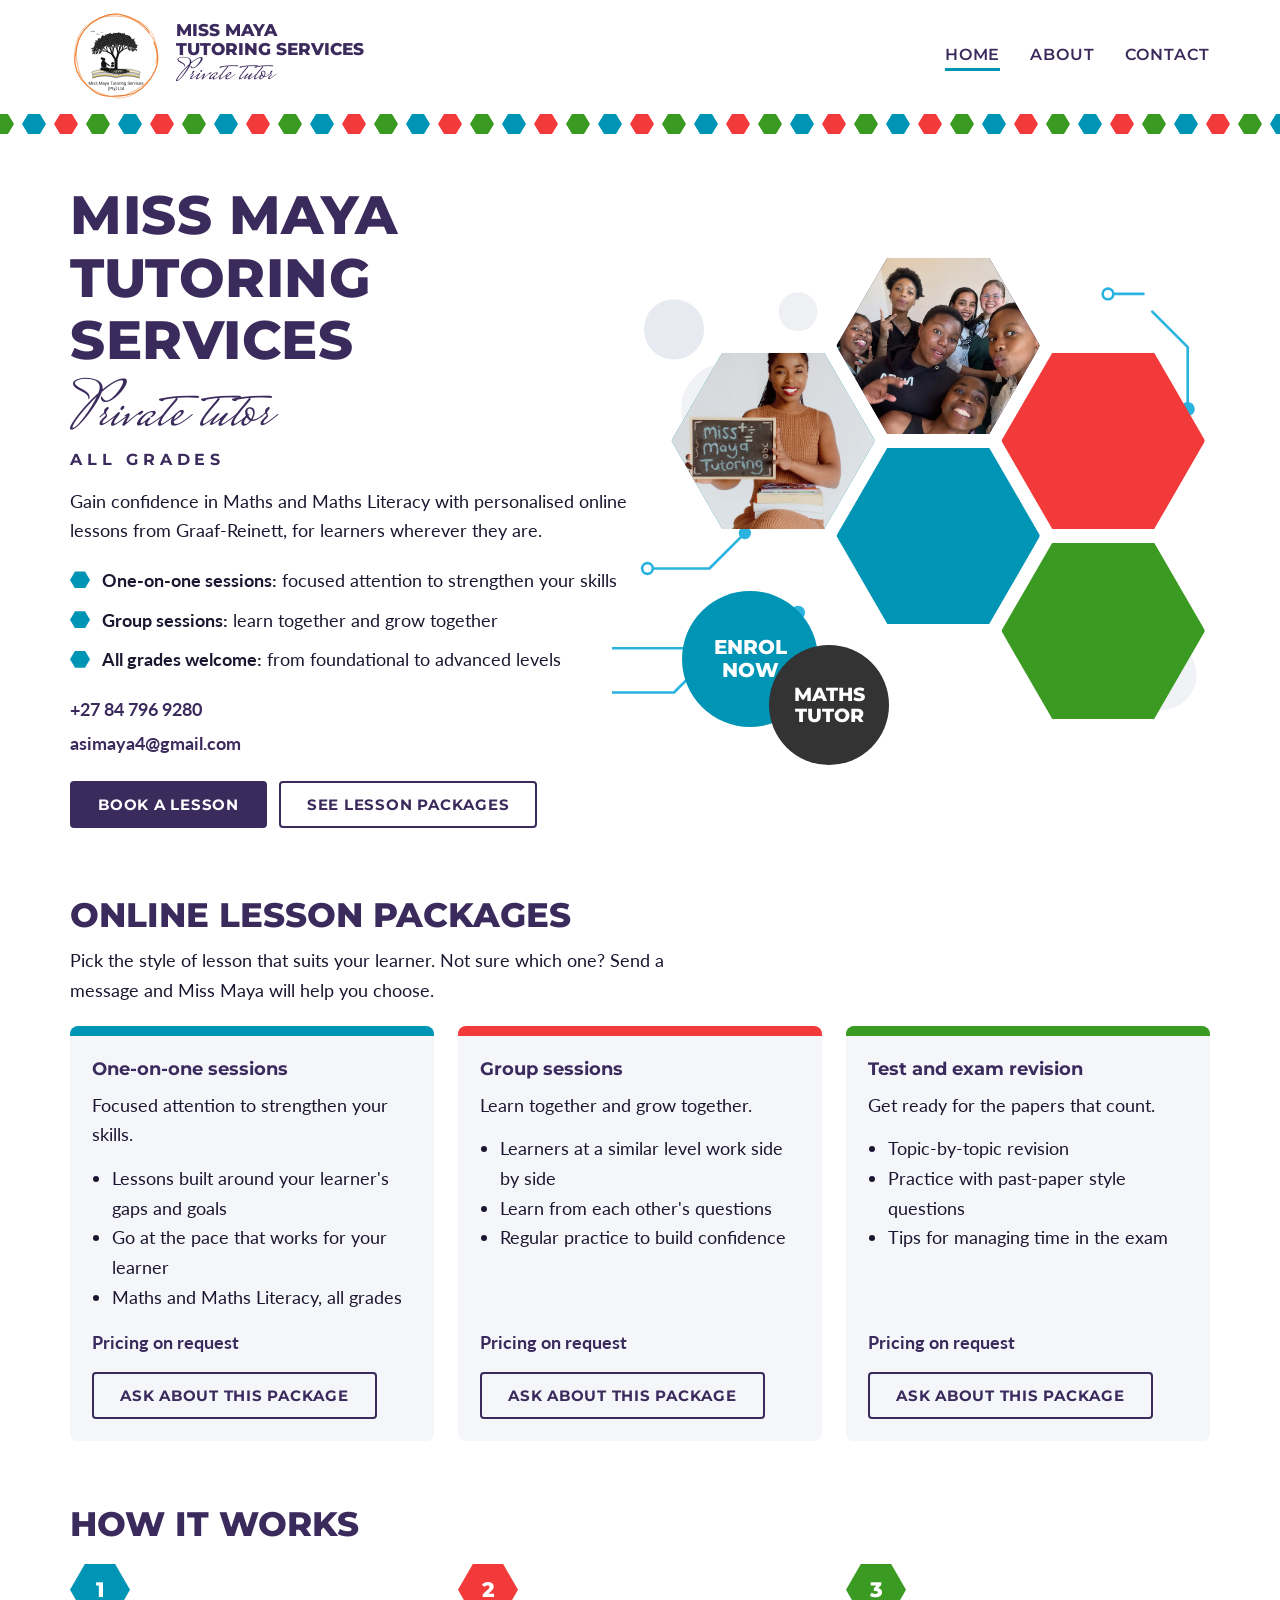
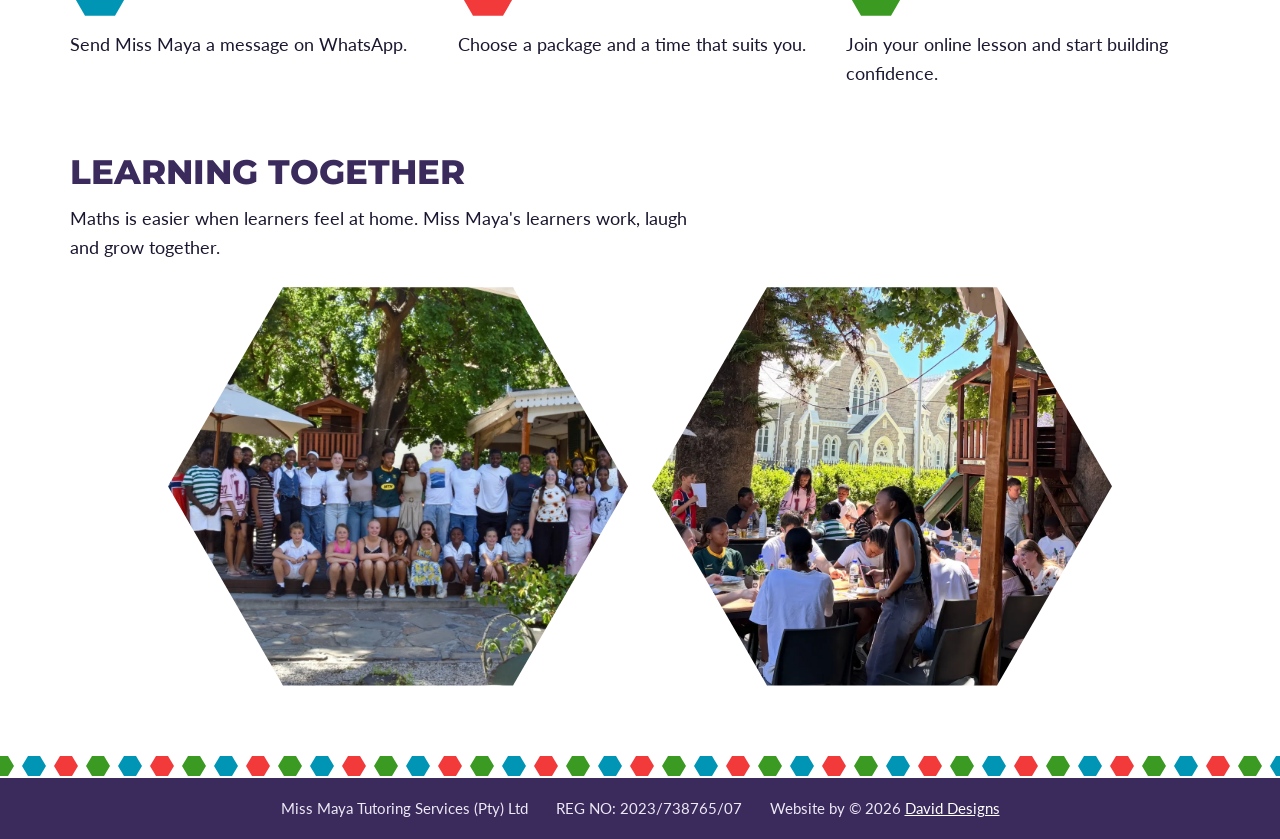
<file: index.html>
<!DOCTYPE html>
<html lang="en">
<head>
	<meta charset="utf-8">
	<meta name="viewport" content="width=device-width, initial-scale=1.0">
	<title>Miss Maya Tutoring Services | Private maths tutor, all grades</title>
	<meta name="description" content="Private online Maths and Maths Literacy tutor for all grades, based in Graaf-Reinett. One-on-one and group lessons.">
	<meta name="author" content="David Designs">
	<link rel="icon" href="favicon.png" type="image/png">
	<link rel="stylesheet" href="style.css">
	<link rel="preconnect" href="https://fonts.googleapis.com">
	<link rel="preconnect" href="https://fonts.gstatic.com" crossorigin>
	<link href="https://fonts.googleapis.com/css2?family=Lato:wght@400;700&family=Montserrat:wght@600;700;800&family=Mrs+Saint+Delafield&display=swap" rel="stylesheet">
</head>
<body>
<header>
	<div class="headerInner">
		<a class="brand" href="index.html" aria-label="Miss Maya Tutoring Services, home">
			<img src="logo.svg" alt="">
			<span class="brandText">Miss Maya<br>Tutoring Services<span>Private tutor</span></span>
		</a>
		<nav class="menu" aria-label="Main">
			<a href="index.html" aria-current="page">Home</a>
			<a href="about.html">About</a>
			<a href="contact.html">Contact</a>
		</nav>
	</div>
	<div class="hexrow" aria-hidden="true"></div>
</header>
<main>
	<section class="hero">
		<div class="heroText">
			<h1>Miss Maya<br>Tutoring Services</h1>
			<p class="script">Private tutor</p>
			<p class="spaced">All grades</p>
			<p class="lead">Gain confidence in Maths and Maths Literacy with personalised online lessons from Graaf-Reinett, for learners wherever they are.</p>
			<ul class="checks">
				<li><strong>One-on-one sessions:</strong> focused attention to strengthen your skills</li>
				<li><strong>Group sessions:</strong> learn together and grow together</li>
				<li><strong>All grades welcome:</strong> from foundational to advanced levels</li>
			</ul>
			<p class="contactLines" style="margin-top:20px">
				<a href="tel:+27847969280">+27 84 796 9280</a>
				<a href="mailto:asimaya4@gmail.com">asimaya4@gmail.com</a>
			</p>
			<div class="actions">
				<a class="btn primary" href="contact.html">Book a lesson</a>
				<a class="btn" href="#packages">See lesson packages</a>
			</div>
		</div>
		<div class="hexes">
			<img class="hex h1" src="image/maya-board.webp" alt="Miss Maya holding a chalkboard that reads Miss Maya Tutoring" width="1080" height="1350">
			<img class="hex h2" src="image/learners-selfie.webp" alt="Three learners in school uniform smiling at their desks, with maths books and calculators" width="1600" height="900">
			<div class="hex h3"></div>
			<div class="hex h4"></div>
			<div class="hex h5"></div>
			<a class="badge enrol" href="contact.html">Enrol<br>now</a>
			<div class="badge maths">Maths<br>tutor</div>
		</div>
	</section>

	<section class="block" id="packages">
		<h2>Online lesson packages</h2>
		<p>Pick the style of lesson that suits your learner. Not sure which one? Send a message and Miss Maya will help you choose.</p>
		<div class="cards">
			<article class="card c1">
				<h3>One-on-one sessions</h3>
				<p>Focused attention to strengthen your skills.</p>
				<ul>
					<li>Lessons built around your learner's gaps and goals</li>
					<li>Go at the pace that works for your learner</li>
					<li>Maths and Maths Literacy, all grades</li>
				</ul>
				<p class="price">Pricing on request</p>
				<a class="btn" href="contact.html?package=one-on-one">Ask about this package</a>
			</article>
			<article class="card c2">
				<h3>Group sessions</h3>
				<p>Learn together and grow together.</p>
				<ul>
					<li>Learners at a similar level work side by side</li>
					<li>Learn from each other's questions</li>
					<li>Regular practice to build confidence</li>
				</ul>
				<p class="price">Pricing on request</p>
				<a class="btn" href="contact.html?package=group">Ask about this package</a>
			</article>
			<article class="card c3">
				<h3>Test and exam revision</h3>
				<p>Get ready for the papers that count.</p>
				<ul>
					<li>Topic-by-topic revision</li>
					<li>Practice with past-paper style questions</li>
					<li>Tips for managing time in the exam</li>
				</ul>
				<p class="price">Pricing on request</p>
				<a class="btn" href="contact.html?package=revision">Ask about this package</a>
			</article>
		</div>
	</section>

	<section class="block">
		<h2>How it works</h2>
		<ol class="steps">
			<li>Send Miss Maya a message on WhatsApp.</li>
			<li>Choose a package and a time that suits you.</li>
			<li>Join your online lesson and start building confidence.</li>
		</ol>
	</section>
	<section class="block">
		<h2>Learning together</h2>
		<p>Maths is easier when learners feel at home. Miss Maya's learners work, laugh and grow together.</p>
		<div class="photoRow">
			<img class="hexPhoto pos-selfie" src="image/maya8.webp" alt="A group of smiling learners taking a selfie together" width="1400" height="1400" loading="lazy">
			<img class="hexPhoto pos-lunch" src="image/learners-lunch.webp" alt="Learners sharing a meal at tables under the trees" width="1200" height="1584" loading="lazy">
		</div>
	</section>
</main>
<footer>
	<div class="hexrow" aria-hidden="true"></div>
	<div class="footerInner">
		<span>Miss Maya Tutoring Services (Pty) Ltd</span>
		<span>REG NO: 2023/738765/07</span>
		<span>Website by © <span id="year"></span> <a href="https://www.daviddesigns.co.za" target="_blank" rel="noopener">David Designs</a></span>
	</div>
</footer>
<script src="script.js"></script>
</body>
</html>
</file>
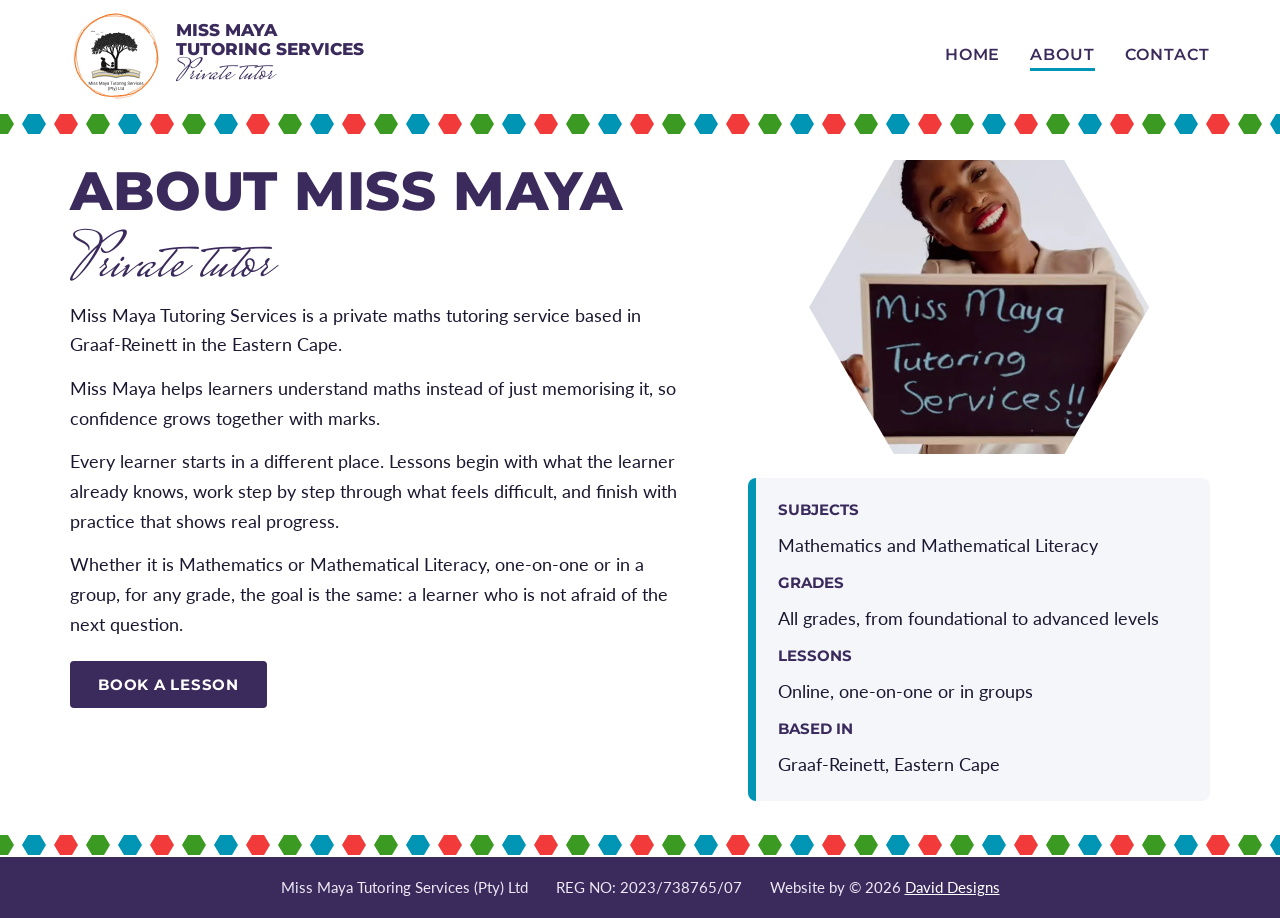
<file: about.html>
<!DOCTYPE html>
<html lang="en">
<head>
	<meta charset="utf-8">
	<meta name="viewport" content="width=device-width, initial-scale=1.0">
	<title>About | Miss Maya Tutoring Services</title>
	<meta name="description" content="Meet Miss Maya, a private Maths and Maths Literacy tutor in Graaf-Reinett.">
	<meta name="author" content="David Designs">
	<link rel="icon" href="favicon.png" type="image/png">
	<link rel="stylesheet" href="style.css">
	<link rel="preconnect" href="https://fonts.googleapis.com">
	<link rel="preconnect" href="https://fonts.gstatic.com" crossorigin>
	<link href="https://fonts.googleapis.com/css2?family=Lato:wght@400;700&family=Montserrat:wght@600;700;800&family=Mrs+Saint+Delafield&display=swap" rel="stylesheet">
</head>
<body>
<header>
	<div class="headerInner">
		<a class="brand" href="index.html" aria-label="Miss Maya Tutoring Services, home">
			<img src="logo.svg" alt="">
			<span class="brandText">Miss Maya<br>Tutoring Services<span>Private tutor</span></span>
		</a>
		<nav class="menu" aria-label="Main">
			<a href="index.html">Home</a>
			<a href="about.html" aria-current="page">About</a>
			<a href="contact.html">Contact</a>
		</nav>
	</div>
	<div class="hexrow" aria-hidden="true"></div>
</header>
<main>
	<div class="twoCol">
		<div>
			<h1>About Miss Maya</h1>
			<p class="script">Private tutor</p>
			<p class="lead">Miss Maya Tutoring Services is a private maths tutoring service based in Graaf-Reinett in the Eastern Cape.</p>
			<p>Miss Maya helps learners understand maths instead of just memorising it, so confidence grows together with marks.</p>
			<p>Every learner starts in a different place. Lessons begin with what the learner already knows, work step by step through what feels difficult, and finish with practice that shows real progress.</p>
			<p>Whether it is Mathematics or Mathematical Literacy, one-on-one or in a group, for any grade, the goal is the same: a learner who is not afraid of the next question.</p>
			<!-- Add Miss Maya's own story and qualifications here. -->
			<div class="actions"><a class="btn primary" href="contact.html">Book a lesson</a></div>
		</div>
		<div>
			<img class="sideHex pos-board" src="image/mayap.webp" alt="Miss Maya holding a chalkboard that reads Miss Maya Tutoring" width="1080" height="1350">
			<aside class="aside" aria-label="At a glance">
				<dl>
					<dt>Subjects</dt><dd>Mathematics and Mathematical Literacy</dd>
					<dt>Grades</dt><dd>All grades, from foundational to advanced levels</dd>
					<dt>Lessons</dt><dd>Online, one-on-one or in groups</dd>
					<dt>Based in</dt><dd>Graaf-Reinett, Eastern Cape</dd>
				</dl>
			</aside>
		</div>
	</div>
</main>
<footer>
	<div class="hexrow" aria-hidden="true"></div>
	<div class="footerInner">
		<span>Miss Maya Tutoring Services (Pty) Ltd</span>
		<span>REG NO: 2023/738765/07</span>
		<span>Website by © <span id="year"></span> <a href="https://www.daviddesigns.co.za" target="_blank" rel="noopener">David Designs</a></span>
	</div>
</footer>
<script src="script.js"></script>
</body>
</html>
</file>
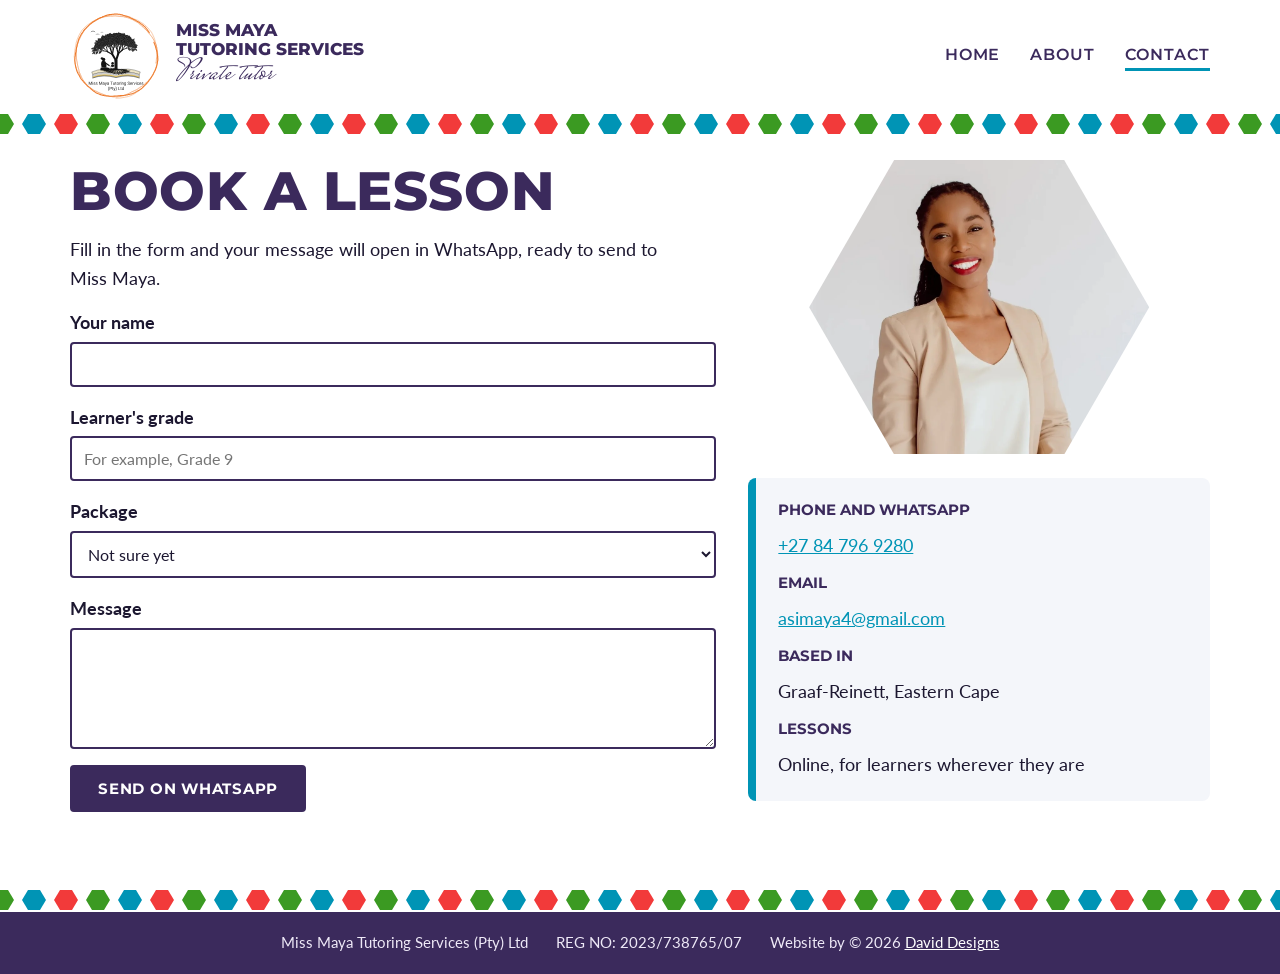
<file: contact.html>
<!DOCTYPE html>
<html lang="en">
<head>
	<meta charset="utf-8">
	<meta name="viewport" content="width=device-width, initial-scale=1.0">
	<title>Contact | Miss Maya Tutoring Services</title>
	<meta name="description" content="Book an online Maths lesson or ask Miss Maya a question on WhatsApp.">
	<meta name="author" content="David Designs">
	<link rel="icon" href="favicon.png" type="image/png">
	<link rel="stylesheet" href="style.css">
	<link rel="preconnect" href="https://fonts.googleapis.com">
	<link rel="preconnect" href="https://fonts.gstatic.com" crossorigin>
	<link href="https://fonts.googleapis.com/css2?family=Lato:wght@400;700&family=Montserrat:wght@600;700;800&family=Mrs+Saint+Delafield&display=swap" rel="stylesheet">
</head>
<body>
<header>
	<div class="headerInner">
		<a class="brand" href="index.html" aria-label="Miss Maya Tutoring Services, home">
			<img src="logo.svg" alt="">
			<span class="brandText">Miss Maya<br>Tutoring Services<span>Private tutor</span></span>
		</a>
		<nav class="menu" aria-label="Main">
			<a href="index.html">Home</a>
			<a href="about.html">About</a>
			<a href="contact.html" aria-current="page">Contact</a>
		</nav>
	</div>
	<div class="hexrow" aria-hidden="true"></div>
</header>
<main>
	<div class="twoCol">
		<div>
			<h1>Book a lesson</h1>
			<p class="lead">Fill in the form and your message will open in WhatsApp, ready to send to Miss Maya.</p>
			<form id="contactForm">
				<label>Your name <input type="text" name="name" autocomplete="name" required></label>
				<label>Learner's grade <input type="text" name="grade" placeholder="For example, Grade 9"></label>
				<label>Package
					<select name="package" id="package">
						<option value="Not sure yet">Not sure yet</option>
						<option value="One-on-one sessions" data-key="one-on-one">One-on-one sessions</option>
						<option value="Group sessions" data-key="group">Group sessions</option>
						<option value="Test and exam revision" data-key="revision">Test and exam revision</option>
					</select>
				</label>
				<label>Message <textarea name="message" rows="5" required></textarea></label>
				<button class="btn primary" type="submit">Send on WhatsApp</button>
				<p class="formStatus" role="status"></p>
			</form>
		</div>
		<div>
			<img class="sideHex pos-blazer" src="image/portrait-blazer.webp" alt="Portrait of a smiling woman in a cream blazer" width="1080" height="1080">
			<aside class="aside" aria-label="Contact details">
			<dl>
				<dt>Phone and WhatsApp</dt><dd><a href="tel:+27847969280">+27 84 796 9280</a></dd>
				<dt>Email</dt><dd><a href="mailto:asimaya4@gmail.com">asimaya4@gmail.com</a></dd>
				<dt>Based in</dt><dd>Graaf-Reinett, Eastern Cape</dd>
				<dt>Lessons</dt><dd>Online, for learners wherever they are</dd>
			</dl>
			</aside>
		</div>
	</div>
</main>
<footer>
	<div class="hexrow" aria-hidden="true"></div>
	<div class="footerInner">
		<span>Miss Maya Tutoring Services (Pty) Ltd</span>
		<span>REG NO: 2023/738765/07</span>
		<span>Website by © <span id="year"></span> <a href="https://www.daviddesigns.co.za" target="_blank" rel="noopener">David Designs</a></span>
	</div>
</footer>
<script src="script.js"></script>
</body>
</html>
</file>
<file: style.css>
:root {
    --purple: #3b2a5c;
    --teal: #0094b5;
    --red: #f23a3a;
    --green: #3b9a22;
    --orange: #ee7b2d;
    --sky: #2bb3e0;
    --ink: #1c1730;
    --soft: #f4f6fa;
    --hexrow: url("data:image/svg+xml,%3Csvg xmlns='http://www.w3.org/2000/svg' width='96' height='24' viewBox='0 0 96 24'%3E%3Cpath d='M6 12 12 2h12l6 10-6 10H12Z' fill='%230094b5'/%3E%3Cpath d='M38 12 44 2h12l6 10-6 10H44Z' fill='%23f23a3a'/%3E%3Cpath d='M70 12 76 2h12l6 10-6 10H76Z' fill='%233b9a22'/%3E%3C/svg%3E");
    --hex: polygon(25% 0, 75% 0, 100% 50%, 75% 100%, 25% 100%, 0 50%);
}
*, *::before, *::after { box-sizing: border-box; }

body {
    margin: 0; min-height: 100vh; display: flex; flex-direction: column;
    background: #fff; color: var(--ink);
    font-family: "Lato", sans-serif; font-size: 1.125rem; line-height: 1.65;
}
main { flex: 1; width: min(1140px, calc(100% - 32px)); margin: 0 auto; padding: 24px 0 8px; }
h1, h2, h3 { font-family: "Montserrat", sans-serif; color: var(--purple); line-height: 1.15; margin: 0 0 12px; }
h1 { font-size: clamp(2rem, 5.2vw, 3.4rem); font-weight: 800; text-transform: uppercase; letter-spacing: 0.01em; }
h2 { font-size: clamp(1.5rem, 3.4vw, 2.1rem); font-weight: 800; text-transform: uppercase; }
h3 { font-size: 1.15rem; font-weight: 700; }
p { margin: 0 0 14px; max-width: 62ch; }
a { color: var(--teal); }
:focus-visible { outline: 3px solid var(--orange); outline-offset: 3px; }
.script { font-family: "Mrs Saint Delafield", cursive; font-size: clamp(2.6rem, 7vw, 4rem); line-height: 1; color: var(--purple); margin: 4px 0 2px; }
.spaced { font: 700 1rem "Montserrat", sans-serif; letter-spacing: 0.3em; text-transform: uppercase; color: var(--purple); margin: 0 0 18px; }

/* ---------- Header ---------- */
.headerInner {
    width: min(1140px, calc(100% - 32px)); margin: 0 auto; padding: 10px 0;
    display: flex; align-items: center; justify-content: space-between; flex-wrap: wrap; gap: 8px 24px;
}
.brand { display: flex; align-items: center; gap: 14px; text-decoration: none; }
.brand img { display: block; width: 92px; height: 92px; }
.brandText { display: none; flex-direction: column; font: 800 1.05rem/1.1 "Montserrat", sans-serif; text-transform: uppercase; color: var(--purple); }
.brandText span { font: 400 1.9rem/1 "Mrs Saint Delafield", cursive; text-transform: none; margin-top: 2px; }
.menu { display: flex; gap: 8px 30px; }
.menu a {
    font: 600 1rem "Montserrat", sans-serif; color: var(--purple); text-decoration: none; text-transform: uppercase;
    letter-spacing: 0.06em; padding: 4px 0; border-bottom: 3px solid transparent; transition: border-color 0.2s;
}
.menu a:hover, .menu a[aria-current="page"] { border-bottom-color: var(--teal); }
.hexrow { height: 24px; background: var(--hexrow) repeat-x center; }

/* ---------- Buttons ---------- */
.btn {
    display: inline-block; padding: 12px 26px; border: 2px solid var(--purple); border-radius: 4px;
    font: 700 0.95rem "Montserrat", sans-serif; text-transform: uppercase; letter-spacing: 0.05em; text-decoration: none;
    cursor: pointer; background: transparent; color: var(--purple); transition: transform 0.2s;
}
.btn:hover { transform: translateY(-2px); }
.btn.primary { background: var(--purple); color: #fff; }
.actions { display: flex; flex-wrap: wrap; gap: 12px; margin-top: 22px; }

/* ---------- Hero ---------- */
.hero {
    position: relative; display: grid; grid-template-columns: 1fr; gap: 24px; align-items: center; padding: 24px 0 40px;
}
.heroText { position: relative; z-index: 2; }
.contactLines { display: grid; gap: 4px; margin: 0; font-weight: 700; }
.contactLines a { color: var(--purple); text-decoration: none; }
.contactLines a:hover { text-decoration: underline; }
.checks { list-style: none; padding: 0; margin: 20px 0 0; display: grid; gap: 10px; }
.checks li { position: relative; padding-left: 32px; }
.checks li::before { content: ""; position: absolute; left: 0; top: 0.3em; width: 20px; height: 17px; background: var(--teal); clip-path: var(--hex); }

.hexes { container-type: inline-size; position: relative; width: min(100%, 560px); aspect-ratio: 100 / 93; justify-self: center; z-index: 1; }
.hexes::before { content: ""; position: absolute; inset: -4% -4% -4% -10%; background: url(deco.svg) no-repeat center / contain; z-index: 0; }
.hex { position: absolute; z-index: 1; display: block; width: 39.4cqw; height: auto; aspect-ratio: 1.1547; object-fit: cover; clip-path: var(--hex); transform: scale(0.95); }
.h1 { left: 0; top: 17.4cqw; object-position: 50% 14%; background: var(--teal); }
.h2 { left: 30.3cqw; top: 0; object-position: 50% 40%; background: var(--purple); }
.h3 { left: 30.3cqw; top: 34.9cqw; background: var(--teal); }
.h4 { left: 60.6cqw; top: 17.4cqw; background: var(--red); }
.h5 { left: 60.6cqw; top: 52.3cqw; background: var(--green); }
.badge {
    position: absolute; border-radius: 50%; display: grid; place-items: center; text-align: center; text-decoration: none; color: #fff;
    font: 800 3.6cqw/1.15 "Montserrat", sans-serif; text-transform: uppercase; z-index: 3;
}
.badge.enrol { left: 3cqw; top: 62cqw; width: 25cqw; height: 25cqw; background: var(--teal); transition: transform 0.2s; }
.badge.enrol:hover { transform: scale(1.06); }
.badge.maths { left: 19cqw; top: 72cqw; width: 22cqw; height: 22cqw; background: #333; z-index: 4; font-size: 3.4cqw; }

/* ---------- Packages / steps ---------- */
section.block { padding: 28px 0 36px; }
.cards { display: grid; grid-template-columns: repeat(auto-fit, minmax(260px, 1fr)); gap: 24px; margin-top: 20px; }
.card { background: var(--soft); border-radius: 8px; border-top: 10px solid var(--teal); padding: 22px; display: flex; flex-direction: column; }
.card.c2 { border-top-color: var(--red); }
.card.c3 { border-top-color: var(--green); }
.card ul { padding-left: 20px; margin: 0 0 16px; }
.price { margin-top: auto; font-weight: 700; color: var(--purple); }
.card .btn { align-self: flex-start; }

.steps { list-style: none; counter-reset: step; padding: 0; margin: 20px 0 0; display: grid; grid-template-columns: repeat(auto-fit, minmax(240px, 1fr)); gap: 24px; }
.steps li { counter-increment: step; position: relative; padding-top: 66px; }
.steps li::before {
    content: counter(step); position: absolute; top: 0; left: 0; width: 60px; height: 52px; clip-path: var(--hex);
    display: grid; place-items: center; background: var(--teal); color: #fff; font: 800 1.3rem "Montserrat", sans-serif;
}
.steps li:nth-child(2)::before { background: var(--red); }
.steps li:nth-child(3)::before { background: var(--green); }

/* ---------- Photo row ---------- */
.photoRow { display: flex; flex-wrap: wrap; justify-content: center; gap: 24px; margin-top: 24px; }
.hexPhoto { display: block; width: min(100%, 460px); height: auto; aspect-ratio: 1.1547; object-fit: cover; clip-path: var(--hex); }
.pos-selfie { object-position: 50% 40%; }
.pos-lunch { object-position: 50% 82%; }

/* ---------- About & contact ---------- */
.twoCol { display: grid; grid-template-columns: 1fr; gap: 32px; align-items: start; }
.sideHex { display: block; width: min(100%, 340px); height: auto; aspect-ratio: 1.1547; object-fit: cover; clip-path: var(--hex); margin: 0 auto 24px; }
.pos-board { object-position: 50% 18%; }
.pos-blazer { object-position: 50% 25%; }
.aside { background: var(--soft); border-radius: 8px; padding: 22px; border-left: 8px solid var(--teal); }
.aside dl { margin: 0; display: grid; gap: 12px; }
.aside dt { font: 700 0.95rem "Montserrat", sans-serif; text-transform: uppercase; color: var(--purple); }
.aside dd { margin: 0; }
form { display: flex; flex-direction: column; gap: 16px; }
label { display: flex; flex-direction: column; gap: 4px; font-weight: 700; }
input, select, textarea { padding: 11px 12px; border: 2px solid var(--purple); border-radius: 4px; background: #fff; font: 400 1rem "Lato", sans-serif; color: var(--ink); }
form .btn { align-self: flex-start; }
.formStatus { min-height: 1.6em; margin: 0; }

/* ---------- Footer ---------- */
footer { margin-top: 24px; }
.footerInner { background: var(--purple); color: #eee9f7; padding: 18px 16px; display: flex; flex-wrap: wrap; justify-content: center; gap: 6px 28px; text-align: center; font-size: 0.95rem; }
.footerInner a { color: #fff; }

@media (min-width: 720px) { .brandText { display: flex; } }
@media (min-width: 900px) {
    .hero { grid-template-columns: 1.05fr 1fr; }
    .twoCol { grid-template-columns: 1.4fr 1fr; }
}
@media (max-width: 560px) { .headerInner { justify-content: center; } .brand img { width: 76px; height: 76px; } }
@media (prefers-reduced-motion: reduce) { * { transition: none !important; } }
</file>
